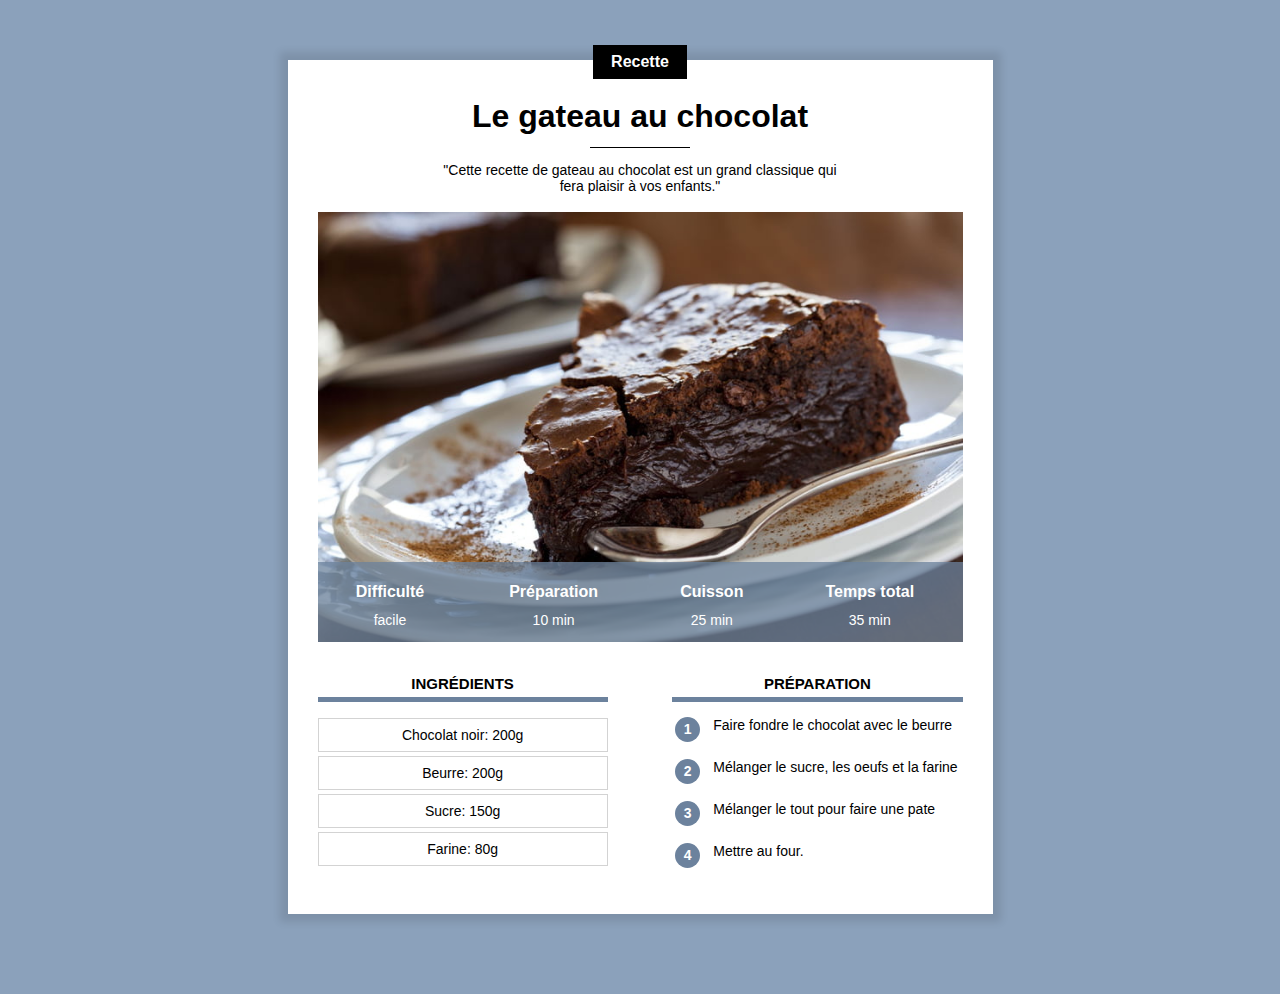
<file: index.html>
<!DOCTYPE html>
<html lang="fr">
    <head>
        <title>Le gateau au chocolat</title>
        <meta charset="UTF-8">
        <meta name="viewport" content="width=device-width, initial-scale=1.0">
        <link rel="stylesheet" href="recette.css">      
        
    </head>
    <body>
      

        <div class="contenu">

            <div class="centre categorie">
                <p class="categorie">Recette</p>
            </div>

            <h1>Le gateau au chocolat</h1>

            <div class="separateur">            </div>

            <div class="centre">
                <p class="description">"Cette recette de gateau au chocolat est un 
                    grand classique qui fera plaisir à vos enfants."</p>
            </div>
            <div class="info">
                <img class="centre" style="display: block;" src="gateau.jpg">

                <table class="info">
                    <tr>
                        <th>Difficulté</th>
                        <th>Préparation</th>
                        <th>Cuisson</th>
                        <th>Temps total</th>
                    </tr>
                    <tr>
                        <td>facile</td>
                        <td>10 min</td>
                        <td>25 min</td>
                        <td>35 min</td>
                    </tr>
                </table>
            </div>
            <div>
                <div class="colonne1 colonne">
                    <h2>Ingrédients</h2>
                    <div class="ingredients">
                        <p>Chocolat noir: 200g</p>
                        <p>Beurre: 200g</p>
                        <p>Sucre: 150g</p>
                        <p>Farine: 80g</p>
                    </div>
                </div>
                <div class="colonne2 colonne">
                    <h2>Préparation</h2>
                    <table class="preparation">
                        <tr>
                            <td><p class="numero">1</p></td>
                            <td class="preparation_etape">Faire fondre le chocolat avec le beurre</td>
                        </tr>
                        <tr>
                            <td><p class="numero">2</p></td>
                            <td class="preparation_etape">Mélanger le sucre, les oeufs et la farine</td>
                        </tr>
                        <tr>
                            <td><p class="numero">3</p></td>
                            <td class="preparation_etape">Mélanger le tout pour faire une pate</td>
                        </tr>
                        <tr>
                            <td><p class="numero">4</p></td>
                            <td class="preparation_etape">Mettre au four.</td>
                        </tr>
                    </table>
                </div>
            </div>
            

    </div>
    </body>

</html>
</file>
<file: recette.css>
* {
    overflow: auto;
}

body {
    background-color: #8BA1BB;
    font-family: Arial;
    margin: 0;
}

div.contenu {
    background-color: white;
    margin: 40px 8px 40px 8px;
    padding: 0px 8px 20px 8px;
    box-shadow: 0px 0px 8px 8px rgba(0,0,0,0.1);
    overflow: visible;
}
h1 {
    text-align: center;
    margin-bottom: 12px;
    margin-top: 15px;

}
p.description {
    text-align: center;
    max-width: 400px;
    display: inline-block;
    font-size: 14px;
}

.centre {
    text-align: center;
    width: 100%;
}
p.categorie {
    background-color: black;
    color: white;
    display: inline-block;
    margin-top: -15px;
    margin-bottom: 0px;
    padding: 8px 18px;
    font-weight: bold;
    font-size: 16px;
}
div.categorie {
    margin-bottom: 0px;
    margin-top: 0px;
    overflow: visible;
    overflow: visible;
}
div.separateur {
    width: 100px;
    height: 1px;
    background-color: black;
    margin-left: auto;
    margin-right: auto;
}
div.info{
    position: relative;
}
table.info {
    position: absolute; 
    bottom: 0; 
    width: 100%; 
    color: white; 
    background-color: #6C829DC0;
    height: 50px;
}
table.info td {
    text-align: center;
    font-size: 12px;
    vertical-align: top;
}
table.info th {
    text-align: center;
    font-size: 14px;
    vertical-align: bottom;
    padding-bottom: 8px;
}
img.info {
    display:block;
    max-height: 400px;
    object-fit: cover;
    min-height: 200px;
    background-color: lightgray;
}
div.colonne {
    width: 100%;
    margin-top: 20px;
}
div.colonne h2 {
    text-align: center;
    text-transform: uppercase;
    font-size: 15px;
    border-bottom: 5px solid #6C829D;
    padding-bottom: 5px;
}

div.colonne1 {
    display: inline-block;
}

div.ingredients p {
    font-size: 14px;
    text-align: center;
    border: 1px solid lightgray;
    padding: 8px 0;
    margin-top: 4px;
    margin-bottom: 0;
}


table.preparation p.numero {
    background-color: #6C829D;
    color: white;
    width: 25px;
    height: 25px;
    text-align: center;
    font-size: 14px;
    font-weight: bold;
    padding: 4px;
    box-sizing: border-box;
    border-radius: 50%;
    margin: 0;
}
table.preparation td {
    vertical-align: top;
}

table.preparation td.preparation_etape {
    font-size: 14px;
    padding-left: 10px;
    padding-bottom: 10px;
}

table.preparation tr {
    height: 40px;
}


/* Style pour ordi */
@media only screen and (min-width: 768px){

    div.contenu {
        min-width: 350px;
        margin: 60px 10% 80px 10%;
        padding: 0px 30px 30px 30px;    
    }

    table.info {
        height: 80px;
    }
    table.info td {
        font-size: 14px;
    }
    table.info th {
        font-size: 16px;
    }
    div.colonne {
        width: 45%;
    }

    div.colonne1 {
        margin-right: 10%;
    }

    div.colonne2 {
        float: right;
    }

}

@media only screen and (min-width: 900px){
    div.contenu{
    margin-left: auto;
    margin-right: auto;
    width: 645px;
    } 
}
</file>
